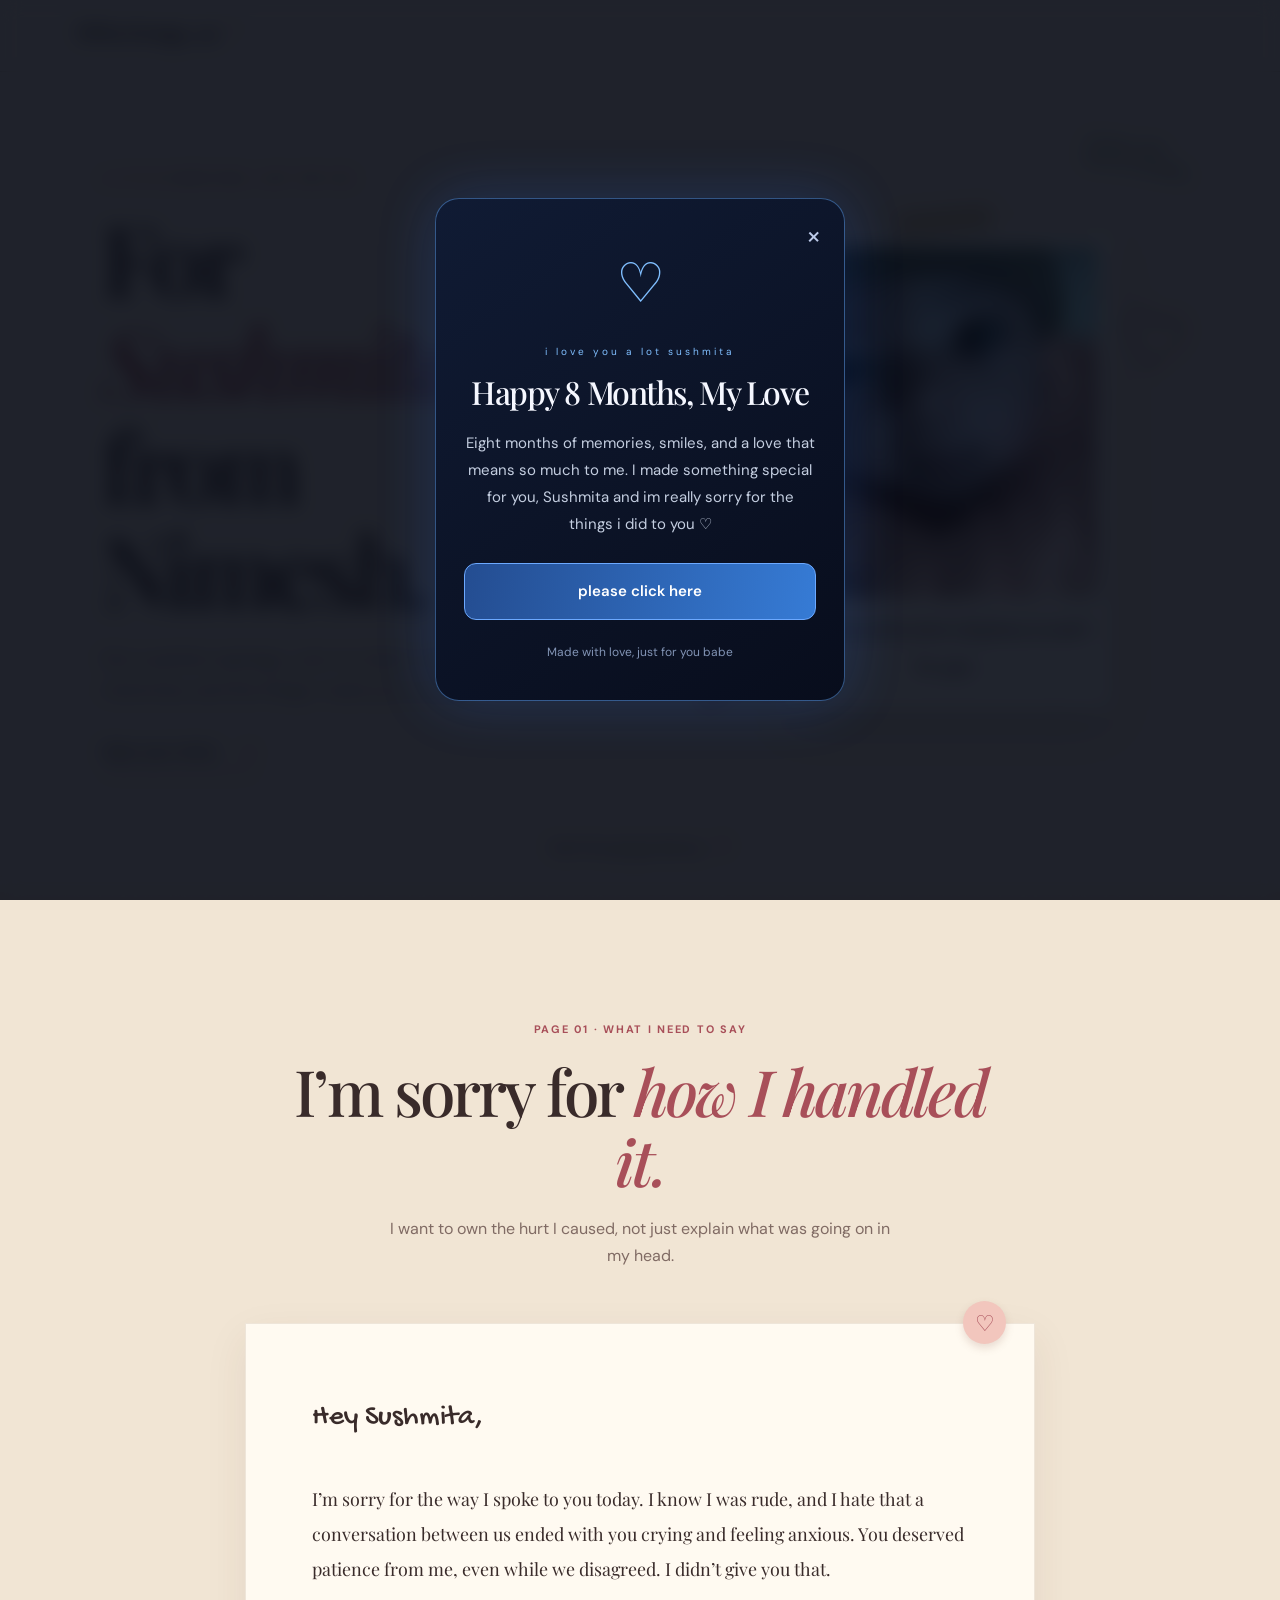
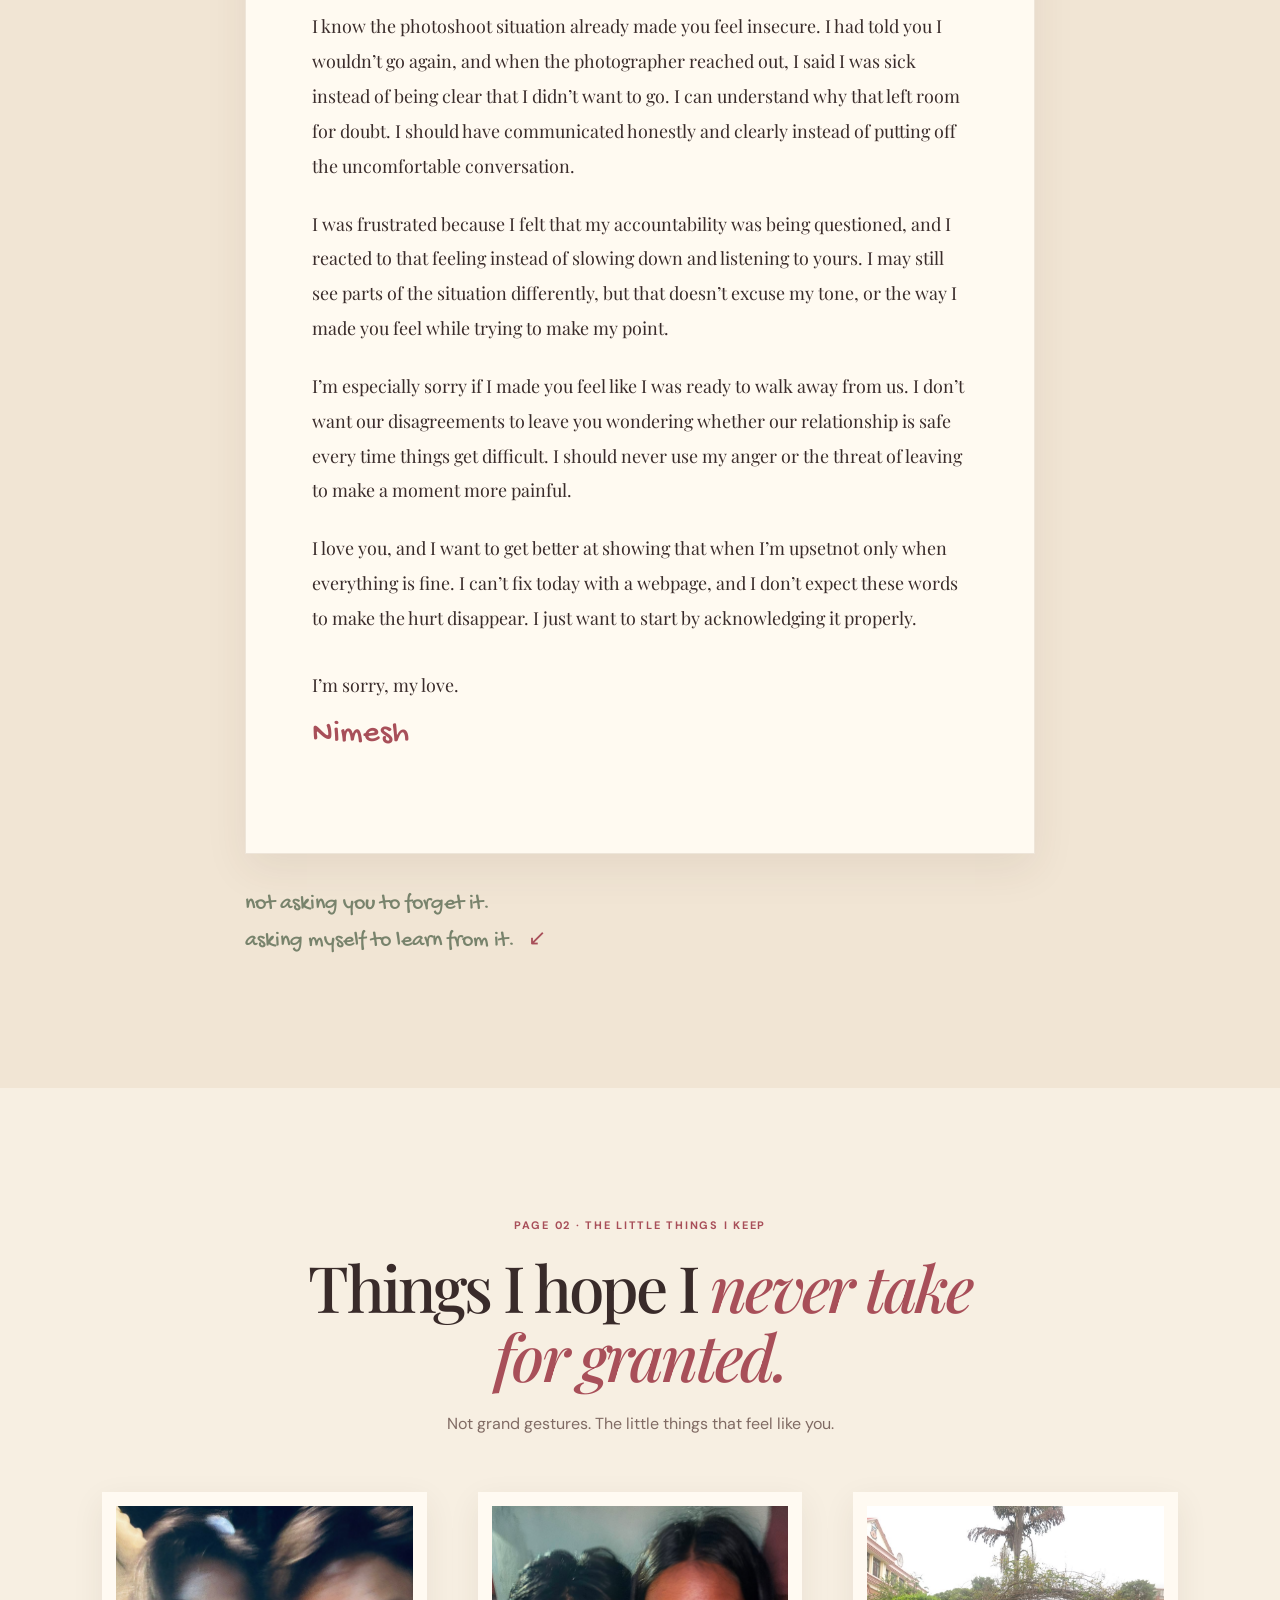
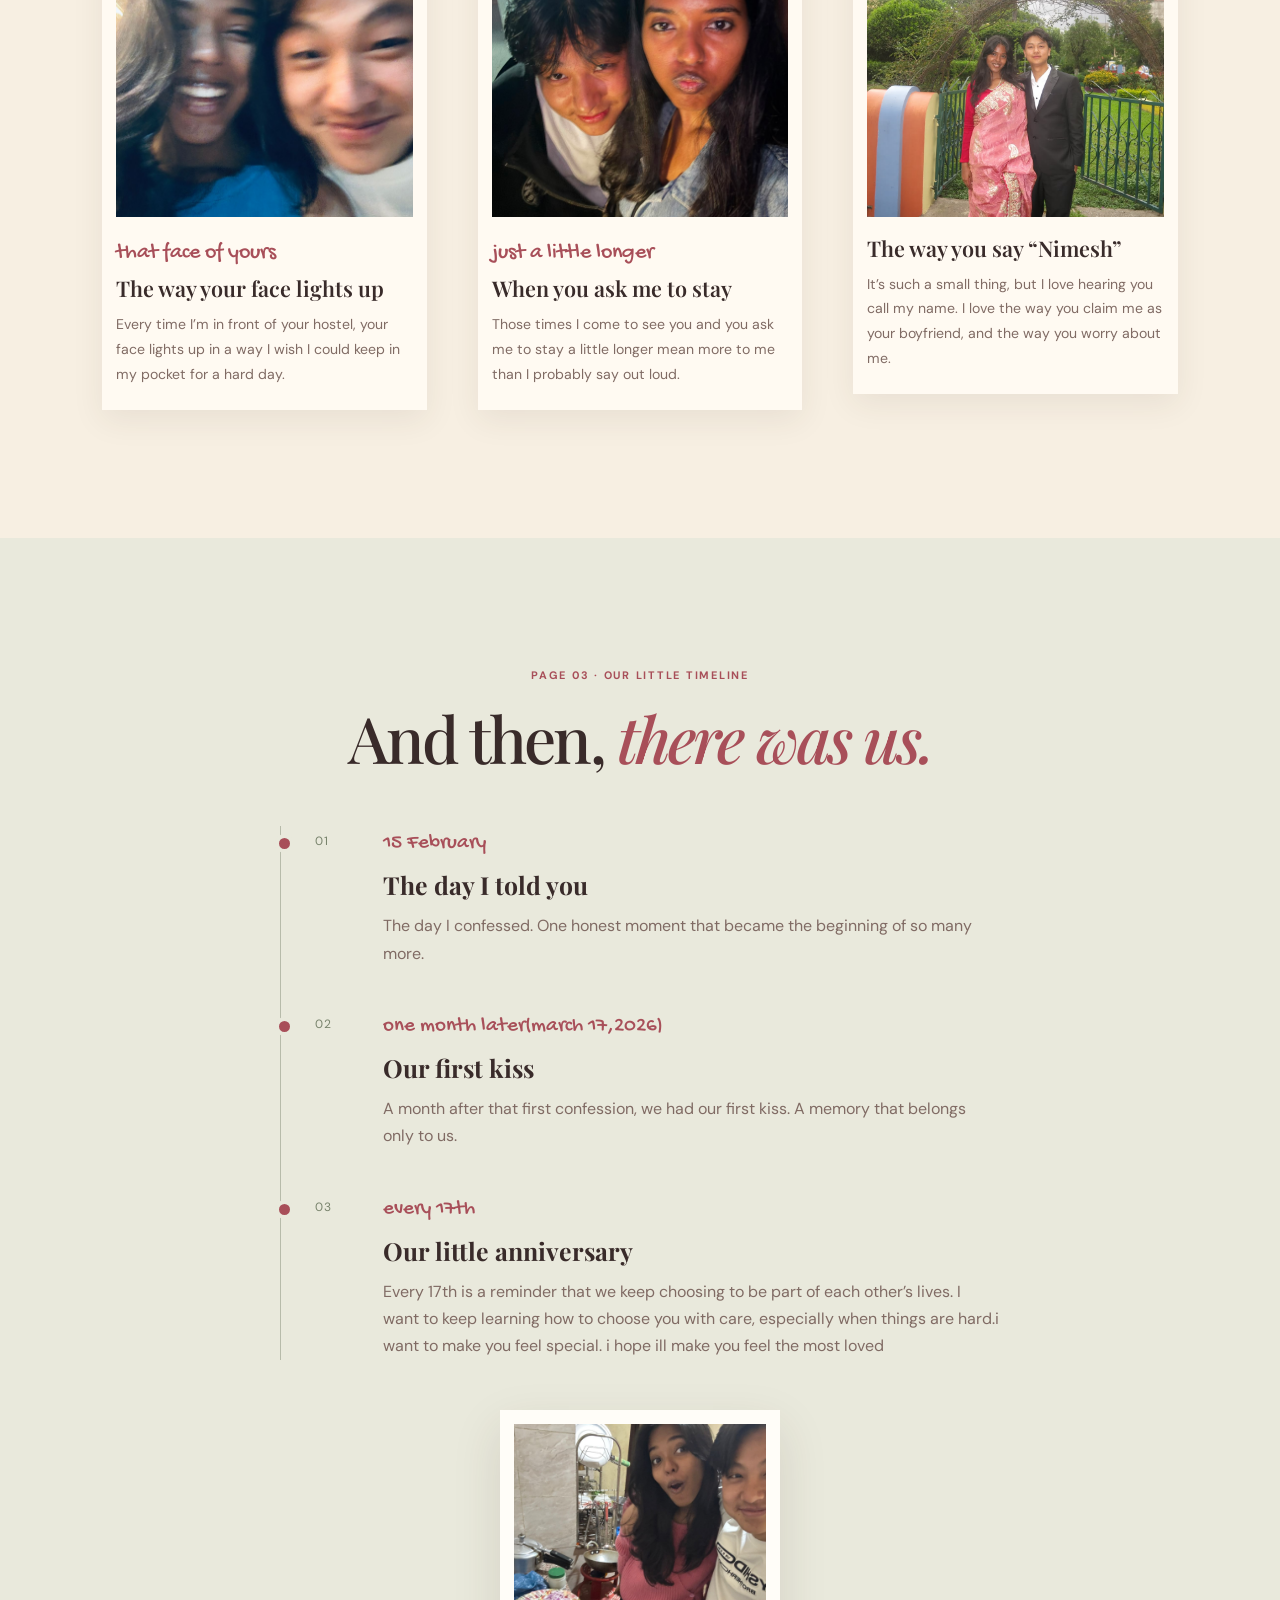
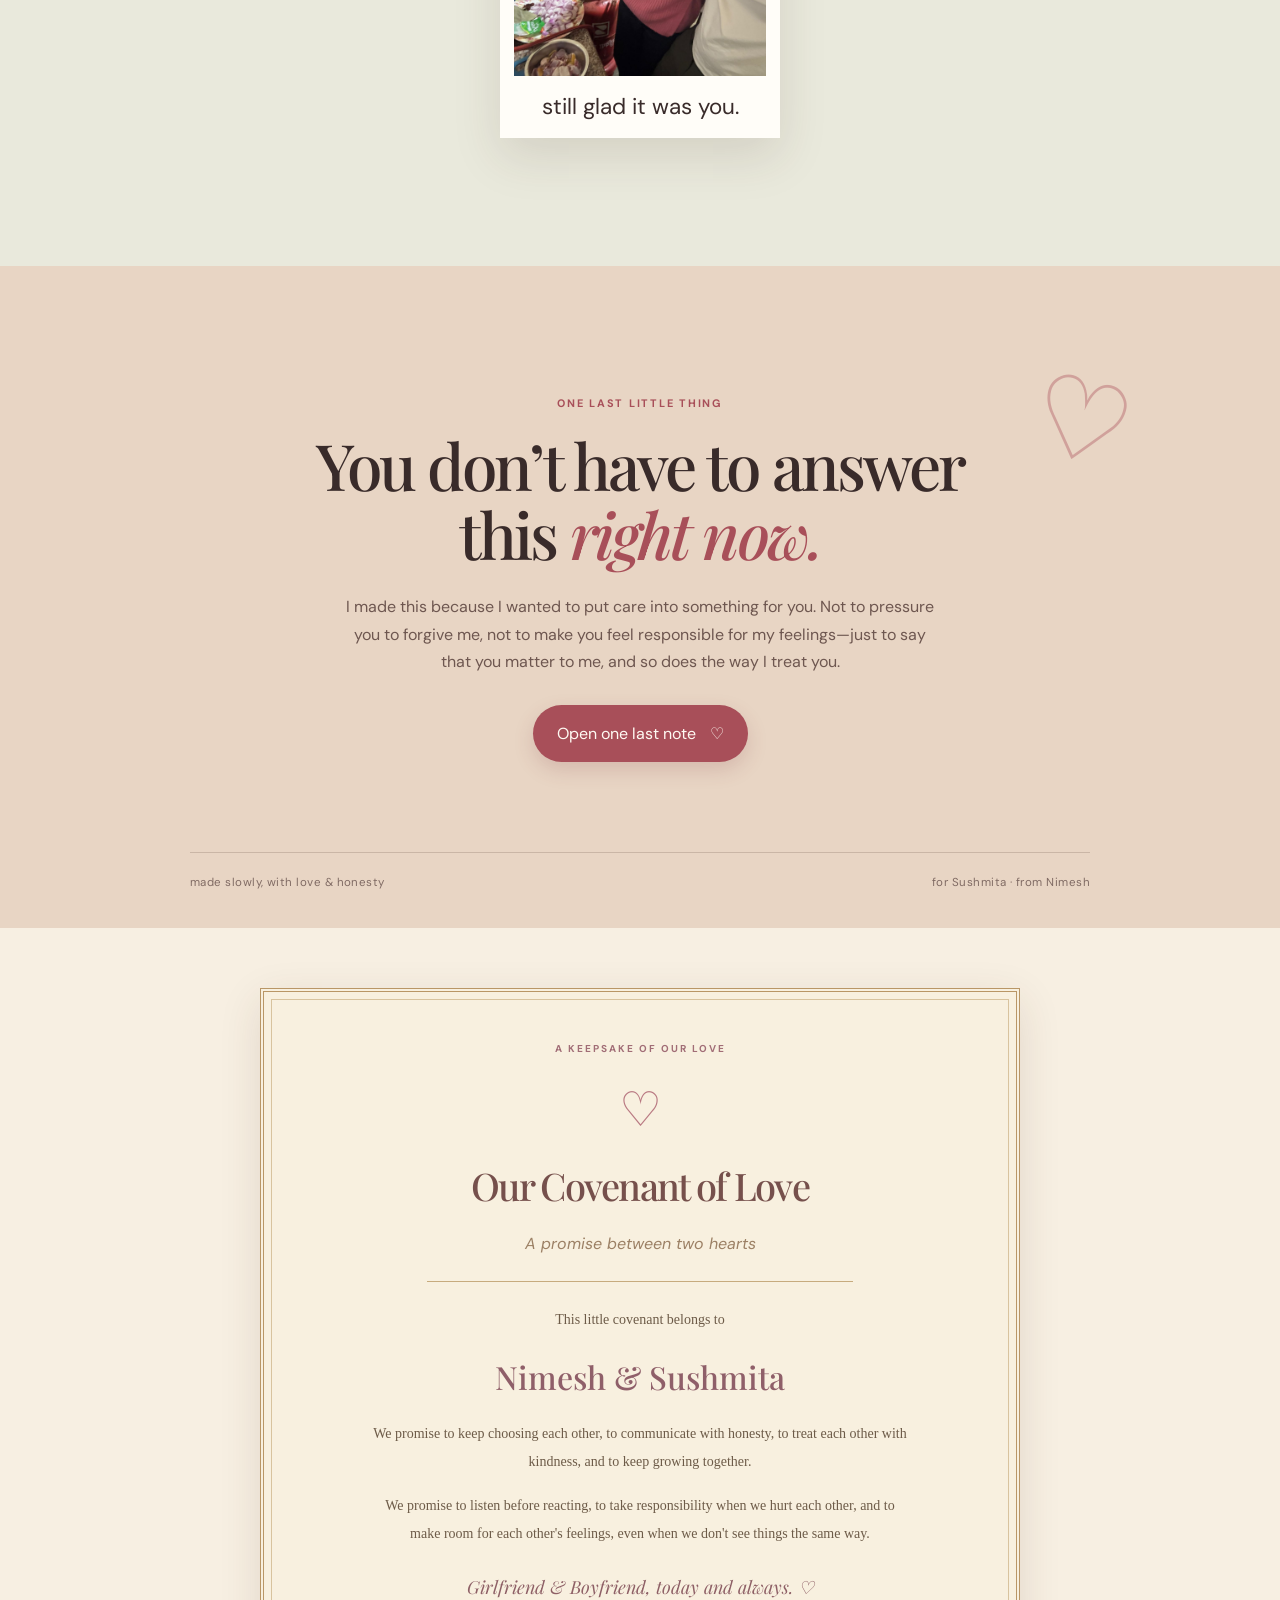
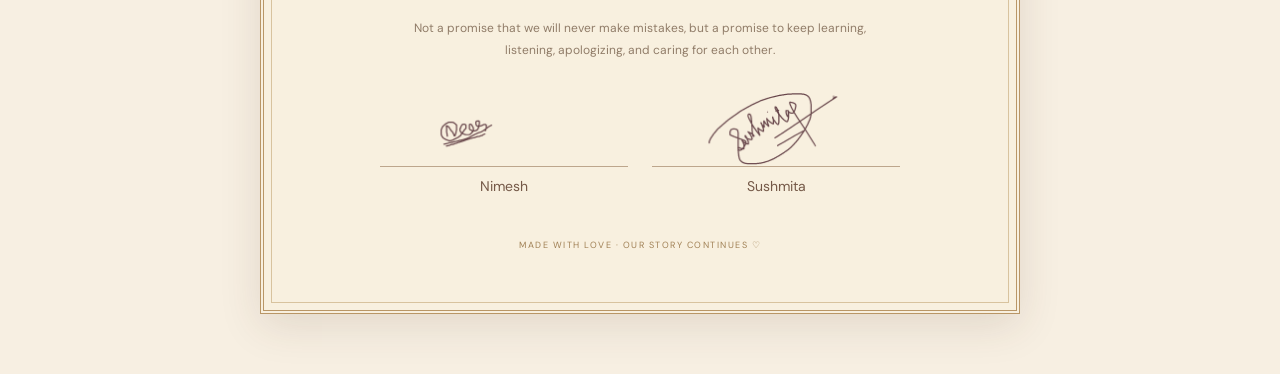
<file: index.html>
<!DOCTYPE html>
<html lang="en">
<head>
  <meta charset="UTF-8" />
  <meta name="viewport" content="width=device-width, initial-scale=1.0" />
  <meta name="theme-color" content="#f7efe2" />
  <meta name="description" content="A little scrapbook for Sushmita, from Nimesh." />
  <title>For Sushmita, from Nimesh ♡</title>
  <link rel="preconnect" href="https://fonts.googleapis.com">
  <link rel="preconnect" href="https://fonts.gstatic.com" crossorigin>
  <link href="https://fonts.googleapis.com/css2?family=DM+Sans:wght@400;500;600;700&family=Gochi+Hand&family=Playfair+Display:ital,wght@0,500;0,600;0,700;1,500;1,600&display=swap" rel="stylesheet">
  <link rel="stylesheet" href="style.css" />
</head>
<body>
  <div class="grain" aria-hidden="true"></div>
  <header class="topbar">
    <a class="wordmark" href="#top" aria-label="Back to beginning">little things, us <span>♡</span></a>
    
  </header>

  <main>
    <section class="hero section-pad" id="top">
      <div class="hero-sticker sticker-one" aria-hidden="true">made with<br>love & honesty</div>
      <div class="hero-copy reveal">
        <p class="eyebrow">a little something, just for you</p>
        <h1>For <em>Sushmita,</em><br>from Nimesh.</h1>
        <p class="hero-sub">Not a perfect apology. Just my heart, a few memories, and the things I need you to know.</p>
        <a class="primary-link" href="#letter">Open your letter <span aria-hidden="true">↓</span></a>
      </div>
      <div class="hero-photo-wrap reveal">
        <div class="tape tape-top" aria-hidden="true"></div>
        <figure class="polaroid hero-polaroid">
          <img src="our-favorite-photo.jpg.jpeg" alt="A favorite photo of Nimesh and Sushmita" onerror="this.style.display='none'; this.nextElementSibling.style.display='grid';" />
          <div class="photo-placeholder"><span>your favorite<br>photo together</span><small>our-favorite-photo.jpg</small></div>
          <figcaption>my favorite kind of place is next to you.</figcaption>
        </figure>
        <span class="scribble heart-scribble" aria-hidden="true">♡</span>
        <span class="scribble tiny-note" aria-hidden="true">you + me</span>
      </div>
      <div class="hero-bottom-note">turn the page slowly <span>✳</span></div>
    </section>

    <section class="section-pad letter-section" id="letter">
      <div class="section-heading reveal">
        <p class="eyebrow">page 01 · what i need to say</p>
        <h2>I’m sorry for <em>how I handled it.</em></h2>
        <p class="section-intro">I want to own the hurt I caused, not just explain what was going on in my head.</p>
      </div>
      <article class="letter-paper reveal">
        <div class="paper-pin" aria-hidden="true">♡</div>
        <p>Hey Sushmita,</p>
        <p>I’m sorry for the way I spoke to you today. I know I was rude, and I hate that a conversation between us ended with you crying and feeling anxious. You deserved patience from me, even while we disagreed. I didn’t give you that.</p>
        <p>I know the photoshoot situation already made you feel insecure. I had told you I wouldn’t go again, and when the photographer reached out, I said I was sick instead of being clear that I didn’t want to go. I can understand why that left room for doubt. I should have communicated honestly and clearly instead of putting off the uncomfortable conversation.</p>
        <p>I was frustrated because I felt that my accountability was being questioned, and I reacted to that feeling instead of slowing down and listening to yours. I may still see parts of the situation differently, but that doesn’t excuse my tone, or the way I made you feel while trying to make my point.</p>
        <p>I’m especially sorry if I made you feel like I was ready to walk away from us. I don’t want our disagreements to leave you wondering whether our relationship is safe every time things get difficult. I should never use my anger or the threat of leaving to make a moment more painful.</p>
        <p>I love you, and I want to get better at showing that when I’m upsetnot only when everything is fine. I can’t fix today with a webpage, and I don’t expect these words to make the hurt disappear. I just want to start by acknowledging it properly.</p>
        <p class="letter-signoff">I’m sorry, my love.<br><span>Nimesh</span></p>
      </article>
      <p class="margin-note reveal">not asking you to forget it.<br>asking myself to learn from it. <span>↙</span></p>
    </section>

    <section class="section-pad memories-section" id="memories">
      <div class="section-heading reveal">
        <p class="eyebrow">page 02 · the little things i keep</p>
        <h2>Things I hope I <em>never take for granted.</em></h2>
        <p class="section-intro">Not grand gestures. The little things that feel like you.</p>
      </div>
      <div class="memory-grid">
        <article class="memory-card tilt-left reveal">
          <div class="memory-image image-slot">
            <img src="stay-a-little-longer.jpg.jpeg" alt="Sushmita smiling when Nimesh visits her hostel" onerror="this.style.display='none'; this.nextElementSibling.style.display='grid';" />
            <div class="photo-placeholder"><span>that hostel smile</span><small>add hostel-smile.jpg</small></div>
          </div>
          <p class="handwritten">that face of yours</p>
          <h3>The way your face lights up</h3>
          <p>Every time I’m in front of your hostel, your face lights up in a way I wish I could keep in my pocket for a hard day.</p>
        </article>
        <article class="memory-card tilt-right reveal">
          <div class="memory-image image-slot">
            <img src="hostel-smile.jpg.jpeg" alt="A memory of time spent together" onerror="this.style.display='none'; this.nextElementSibling.style.display='grid';" />
            <div class="photo-placeholder"><span>five more minutes?</span><small>add stay-a-little-longer.jpg</small></div>
          </div>
          <p class="handwritten">just a little longer</p>
          <h3>When you ask me to stay</h3>
          <p>Those times I come to see you and you ask me to stay a little longer mean more to me than I probably say out loud.</p>
        </article>
        <article class="memory-card tilt-left reveal">
          <div class="memory-image image-slot">
            <img src="us-being-us.jpg.jpeg" alt="A candid photo of Nimesh and Sushmita" onerror="this.style.display='none'; this.nextElementSibling.style.display='grid';" />
            <div class="photo-placeholder"><span>one of our ordinary days</span><small>add us-being-us.jpg</small></div>
          </div>
          <p class="handwritten"></p>
          <h3>The way you say “Nimesh”</h3>
          <p>It’s such a small thing, but I love hearing you call my name. I love the way you claim me as your boyfriend, and the way you worry about me.</p>
        </article>
      </div>
    
    </section>

    <section class="section-pad timeline-section" id="timeline">
      <div class="section-heading reveal">
        <p class="eyebrow">page 03 · our little timeline</p>
        <h2>And then, <em>there was us.</em></h2>
      </div>
      <div class="timeline">
        <div class="timeline-item reveal">
          <span class="timeline-mark">01</span>
          <div><p class="handwritten">15 February</p><h3>The day I told you</h3><p>The day I confessed. One honest moment that became the beginning of so many more.</p></div>
        </div>
        <div class="timeline-item reveal">
          <span class="timeline-mark">02</span>
          <div><p class="handwritten">one month later(march 17,2026)</p><h3>Our first kiss</h3><p>A month after that first confession, we had our first kiss. A memory that belongs only to us.</p></div>
        </div>
        <div class="timeline-item reveal">
          <span class="timeline-mark">03</span>
          <div><p class="handwritten">every 17th</p><h3>Our little anniversary</h3><p>Every 17th is a reminder that we keep choosing to be part of each other’s lives. I want to keep learning how to choose you with care, especially when things are hard.i want to make you feel special. i hope ill make you feel the most loved </p></div>
        </div>
      </div>
      <div class="timeline-photo polaroid reveal">
        <img src="our-timeline-photo.jpg.jpeg" alt="A photo from our relationship" onerror="this.style.display='none'; this.nextElementSibling.style.display='grid';" />
        <div class="photo-placeholder"><span>a photo from our beginning</span><small>add our-timeline-photo.jpg</small></div>
        <p class="handwritten">still glad it was you.</p>
      </div>
    </section>

    <!-- <section class="section-pad growth-section" id="better">
      <div class="section-heading reveal">
        <p class="eyebrow">page 04 · not just words</p>
        <h2>What I want to <em>do better.</em></h2>
      </div>
      <div class="promise-list">
        <div class="promise reveal"><span>✳</span><div><h3>Be clear, even when it’s uncomfortable.</h3><p>If I don’t want to do something, I’ll communicate that honestly instead of leaving things vague and hoping the problem goes away.</p></div></div>
        <div class="promise reveal"><span>✳</span><div><h3>Listen before I defend myself.</h3><p>I want to understand what’s making you anxious before I explain my side. Your feelings deserve to be heard, even when we see a situation differently.</p></div></div>
        <div class="promise reveal"><span>✳</span><div><h3>Take responsibility for my tone.</h3><p>Being frustrated doesn’t give me permission to speak to you rudely. I want to pause, calm down, and return to the conversation with more care.</p></div></div>
        <div class="promise reveal"><span>✳</span><div><h3>Make my actions match my words.</h3><p>I know trust grows through consistency, not one long message. I need to show you the change over time, without expecting instant reassurance or forgiveness.</p></div></div>
      </div>
      <p class="small-truth reveal">I know “I’ll improve” only means something when you can actually see me trying.</p>
    </section> -->

    <section class="final-section section-pad" id="surprise">
      <div class="final-doodle" aria-hidden="true">♡</div>
      <p class="eyebrow reveal">one last little thing</p>
      <h2 class="reveal">You don’t have to answer<br>this <em>right now.</em></h2>
      <p class="final-copy reveal">I made this because I wanted to put care into something for you. Not to pressure you to forgive me, not to make you feel responsible for my feelings—just to say that you matter to me, and so does the way I treat you.</p>
      <button class="surprise-button reveal" id="surpriseButton" type="button">Open one last note <span>♡</span></button>
      <div class="hidden-note" id="hiddenNote" hidden>
        <div class="note-card">
          <p class="handwritten">for my Sushmita</p>
          <p>I love you. I love the little things that make you you, and I don’t want to let anger get in the way of caring for you well. You deserve honesty, gentleness, and actions that make you feel heard. I’m going to keep working on that—not just for this moment, but because it’s the kind of partner I want to be.</p>
          <p>Take the time you need. When you’re ready, I want to listen.</p>
          <p class="note-sign">Always learning,<br><span>Nimesh ♡</span></p>
        </div>
      </div>
      <footer class="site-footer">
        <p>made slowly, with love & honesty</p>
        <span>for Sushmita · from Nimesh</span>
      </footer>
    </section>
  </main>


<!-- OUR COVENANT OF LOVE: PERMANENT PAGE SECTION -->
<section class="covenant-section" id="ourCovenant">
  <div class="covenant-paper">
    <p class="covenant-eyebrow">A KEEPSAKE OF OUR LOVE</p>
    <div class="covenant-emblem">♡</div>
    <h2>Our Covenant of Love</h2>
    <p class="covenant-subtitle">A promise between two hearts</p>
    <div class="covenant-rule"></div>

    <p class="covenant-body">This little covenant belongs to</p>
    <h3>Nimesh &amp; Sushmita</h3>

    <p class="covenant-body">
      We promise to keep choosing each other, to communicate
      with honesty, to treat each other with kindness, and to
      keep growing together.
    </p>

    <p class="covenant-body">
      We promise to listen before reacting, to take responsibility
      when we hurt each other, and to make room for each other's
      feelings, even when we don't see things the same way.
    </p>

    <p class="covenant-vow">
      Girlfriend &amp; Boyfriend, today and always. ♡
    </p>

    <p class="covenant-small">
      Not a promise that we will never make mistakes, but a promise
      to keep learning, listening, apologizing, and caring for each other.
    </p>

    <div class="covenant-signatures">
      <div class="covenant-signature">
        <img src="nimesh-signature.png.png"
             alt="Nimesh's signature"
             onerror="this.style.display='none'; this.nextElementSibling.hidden=false;">
    
        <div class="covenant-sign-line"></div>
        <p>Nimesh</p>
      </div>

      <div class="covenant-signature">
        <img id="savedSushmitaSignature"
             src="Sushmita-signature (3).png"
             alt="Sushmita's signature"
             onerror="this.style.display='none'; this.nextElementSibling.hidden=false;">
       
        <div class="covenant-sign-line"></div>
        <p>Sushmita</p>
      </div>
    </div>

    <p class="covenant-date" id="covenantDate"></p>
    <p class="covenant-footer">MADE WITH LOVE · OUR STORY CONTINUES ♡</p>
  </div>
</section>

  <audio id="ourSong" preload="none" loop>
    <source src="our-song.mp3.mp3" type="audio/mpeg" />
  </audio>
  <script src="script.js"></script>
</body>
  
<!-- 8-Month Anniversary Popup -->
<div id="anniversaryPopup" class="anniversary-overlay">
  <div class="anniversary-box">
    <button class="anniversary-close" id="closePopup"
      aria-label="Close popup">&times;</button>

    <div class="anniversary-heart">♡</div>
    <p class="anniversary-label">i love you a lot sushmita </p>

    <h2>Happy 8 Months, My Love</h2>

    <p class="anniversary-message">
      Eight months of memories, smiles, and a love
      that means so much to me. I made something
      special for you, Sushmita and im really sorry for the things i did to you  ♡
    </p>

    <button id="openAnniversary" class="anniversary-button">
      please click here
    </button>

    <p class="anniversary-footer">Made with love, just for you babe</p>
  </div>
</div>

<style>
.anniversary-overlay {
  position: fixed;
  inset: 0;
  z-index: 99999;
  display: flex;
  align-items: center;
  justify-content: center;
  padding: 20px;
  background: rgba(2, 6, 18, 0.88);
  backdrop-filter: blur(10px);
}

.anniversary-box {
  position: relative;
  width: 100%;
  max-width: 410px;
  padding: 38px 28px;
  text-align: center;
  color: #f5f7ff;
  background: linear-gradient(145deg, #101b34, #080d1c);
  border: 1px solid rgba(100, 170, 255, 0.45);
  border-radius: 24px;
  box-shadow: 0 0 60px rgba(45, 115, 255, 0.2);
  animation: anniversaryAppear 0.7s ease both;
}

.anniversary-close {
  position: absolute;
  top: 12px;
  right: 17px;
  border: none;
  background: transparent;
  color: #bdcbea;
  font-size: 28px;
  cursor: pointer;
}

.anniversary-heart {
  font-size: 55px;
  color: #80bfff;
  animation: heartGlow 2s ease-in-out infinite;
}

.anniversary-label {
  margin: 12px 0;
  color: #80bfff;
  font-size: 10px;
  letter-spacing: 3px;
}

.anniversary-box h2 {
  margin: 12px 0;
  font-size: clamp(25px, 6vw, 32px);
  line-height: 1.25;
}

.anniversary-message {
  color: #c4cee0;
  font-size: 15px;
  line-height: 1.8;
  margin: 18px 0 25px;
}

.anniversary-button {
  width: 100%;
  padding: 15px 12px;
  border: 1px solid #6ca9ff;
  border-radius: 12px;
  background: linear-gradient(100deg, #244d91, #367bd5);
  color: white;
  font-size: 15px;
  font-weight: 600;
  cursor: pointer;
  transition: transform 0.2s, box-shadow 0.2s;
}

.anniversary-button:hover {
  transform: translateY(-2px);
  box-shadow: 0 8px 25px rgba(60, 130, 255, 0.3);
}

.anniversary-footer {
  margin: 22px 0 0;
  color: #8294b5;
  font-size: 12px;
}

@keyframes anniversaryAppear {
  from { opacity: 0; transform: translateY(18px) scale(.96); }
  to { opacity: 1; transform: translateY(0) scale(1); }
}

@keyframes heartGlow {
  0%, 100% { text-shadow: 0 0 8px #3478d8; }
  50% { text-shadow: 0 0 25px #80bfff; }
}

@media (max-width: 480px) {
  .anniversary-box { padding: 34px 22px; }
}
</style>

<script>
const anniversaryPopup = document.getElementById("anniversaryPopup");

document.getElementById("openAnniversary").addEventListener("click", () => {
  window.location.href = "preview.html";
});

document.getElementById("closePopup").addEventListener("click", () => {
  anniversaryPopup.style.display = "none";
});
</script>

</html>
</file>
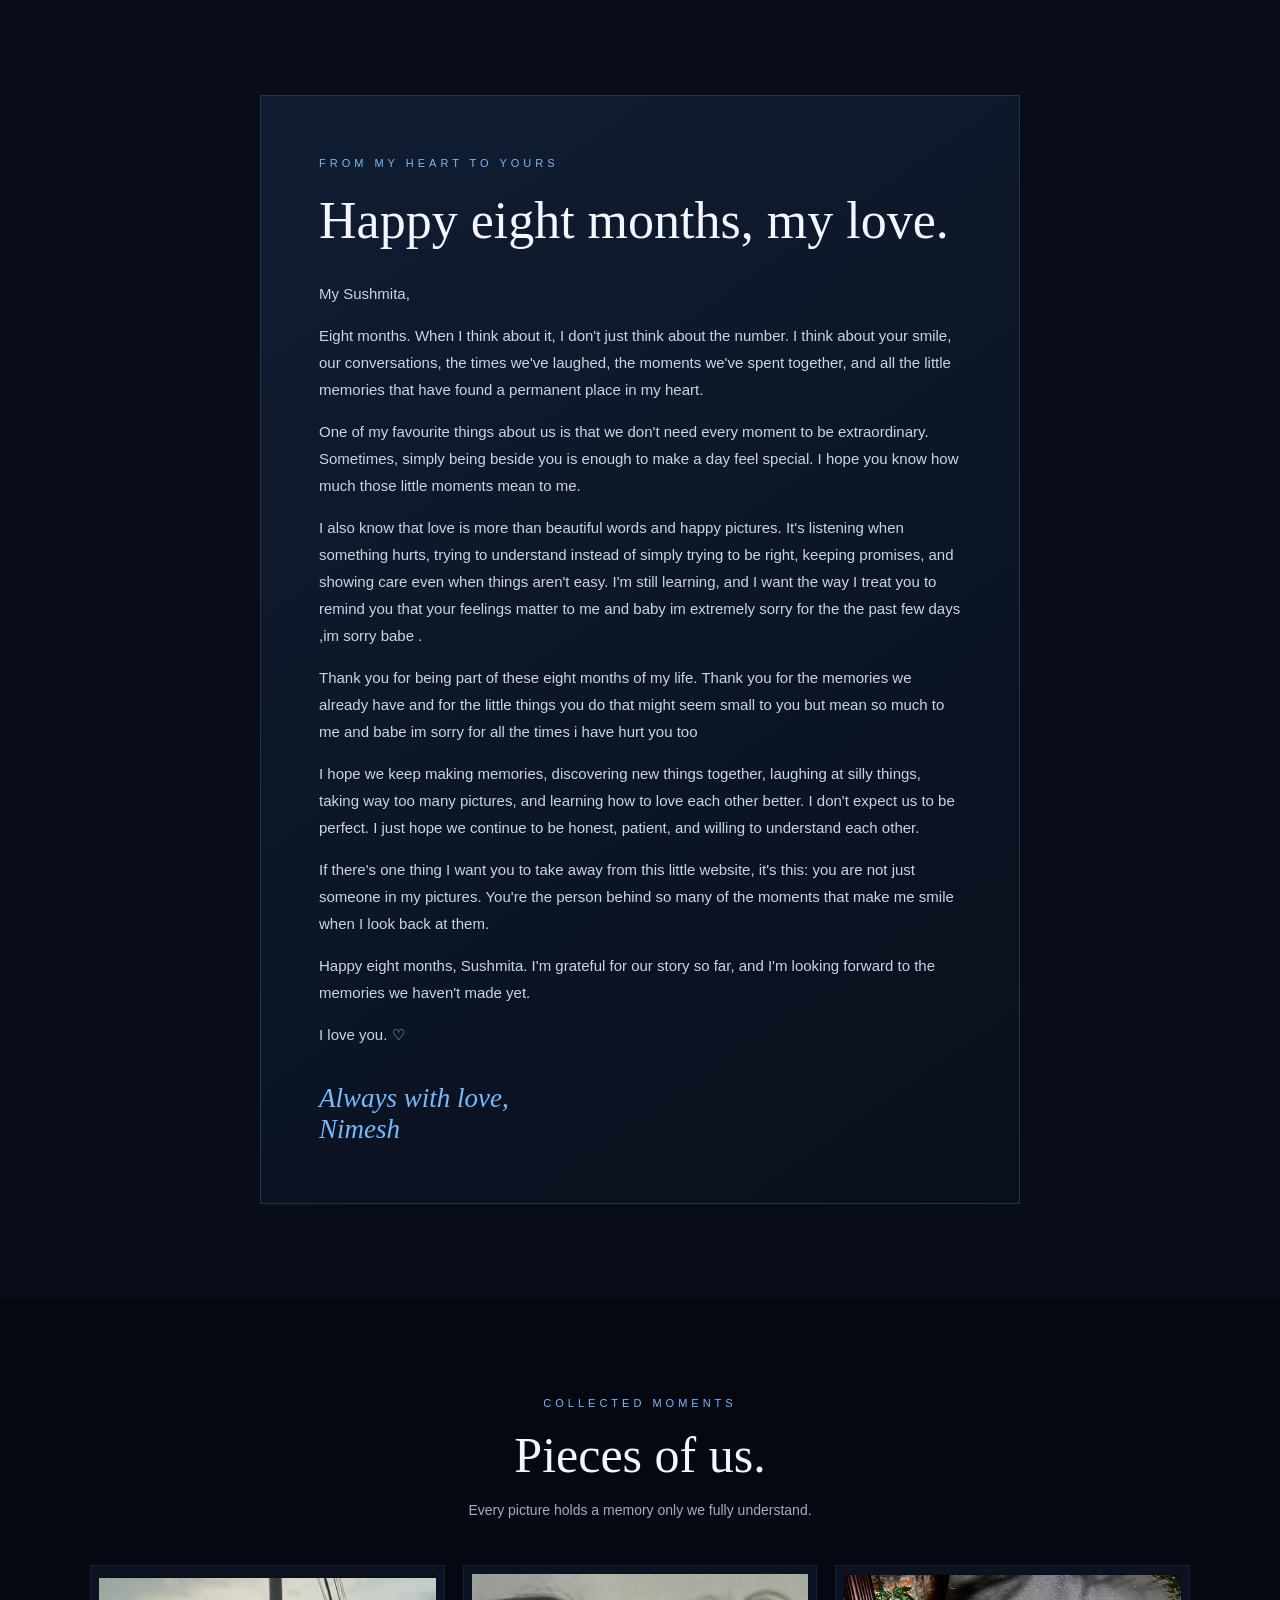
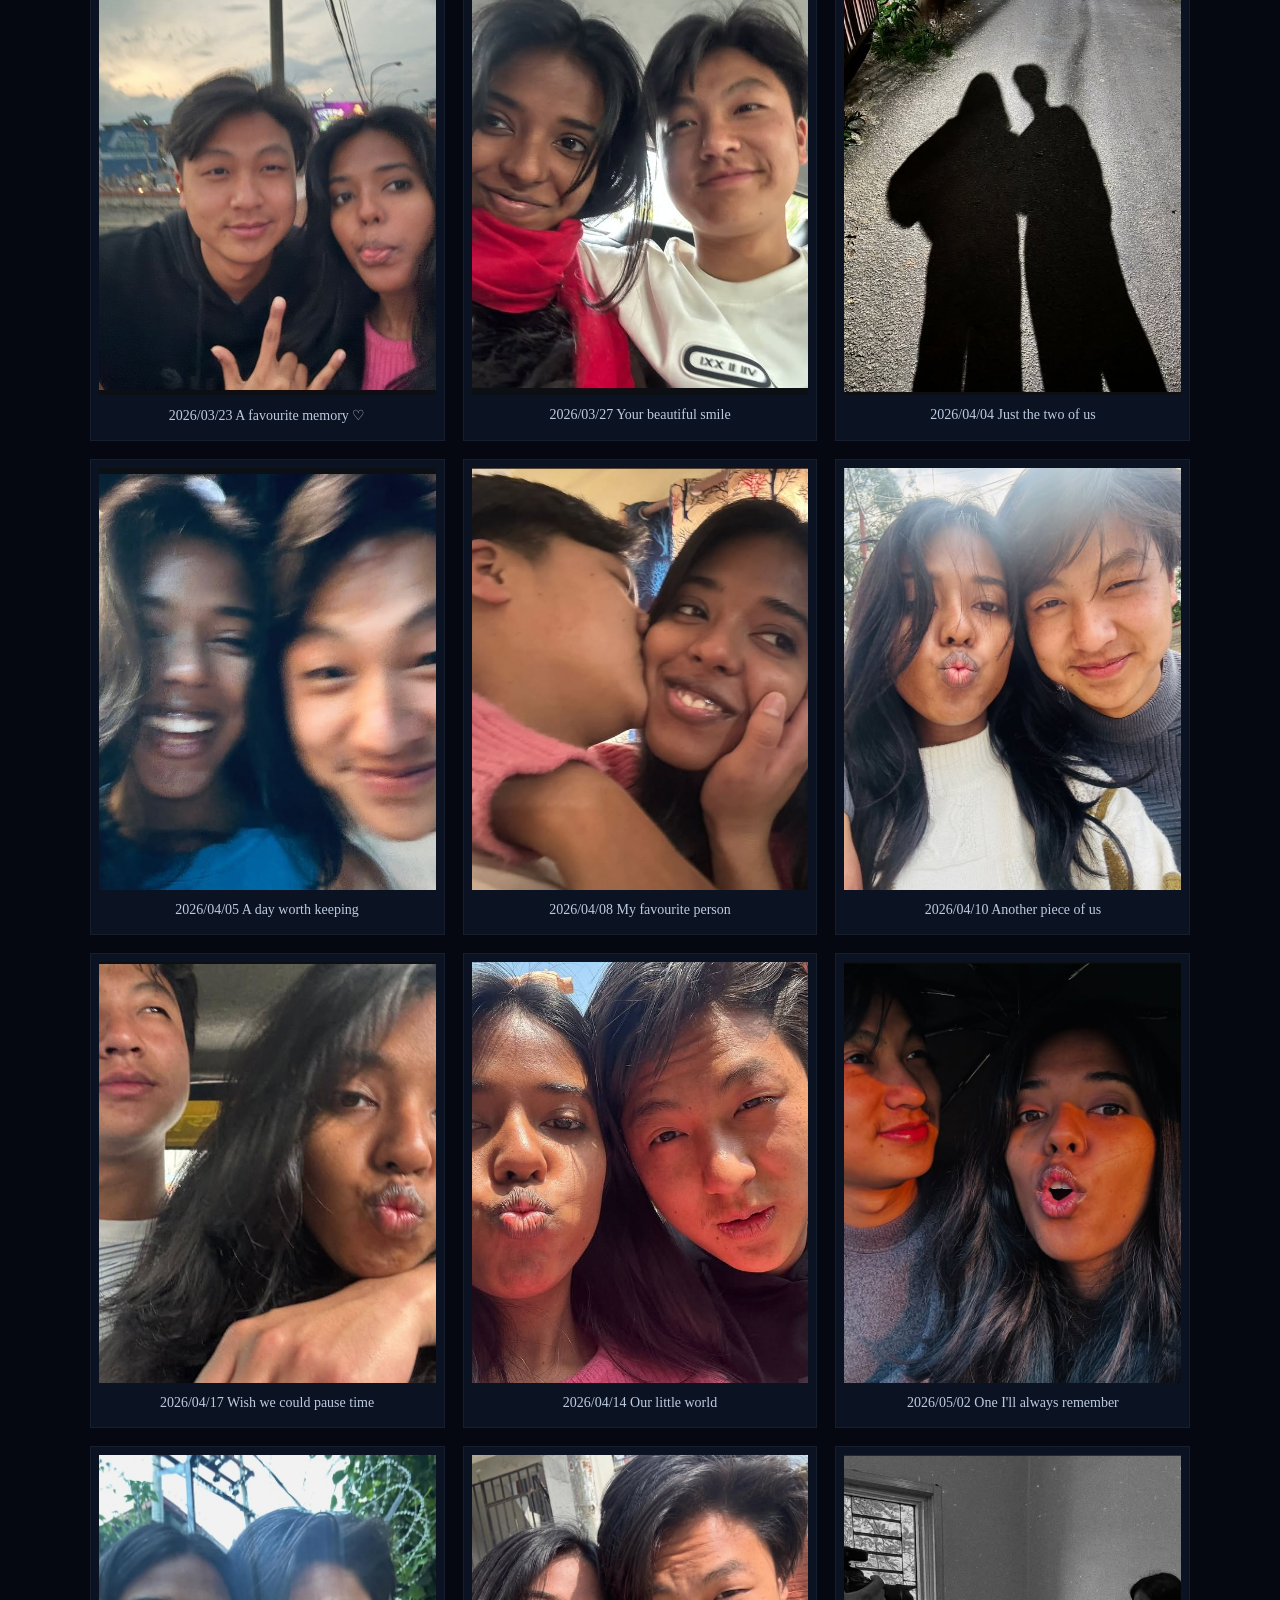
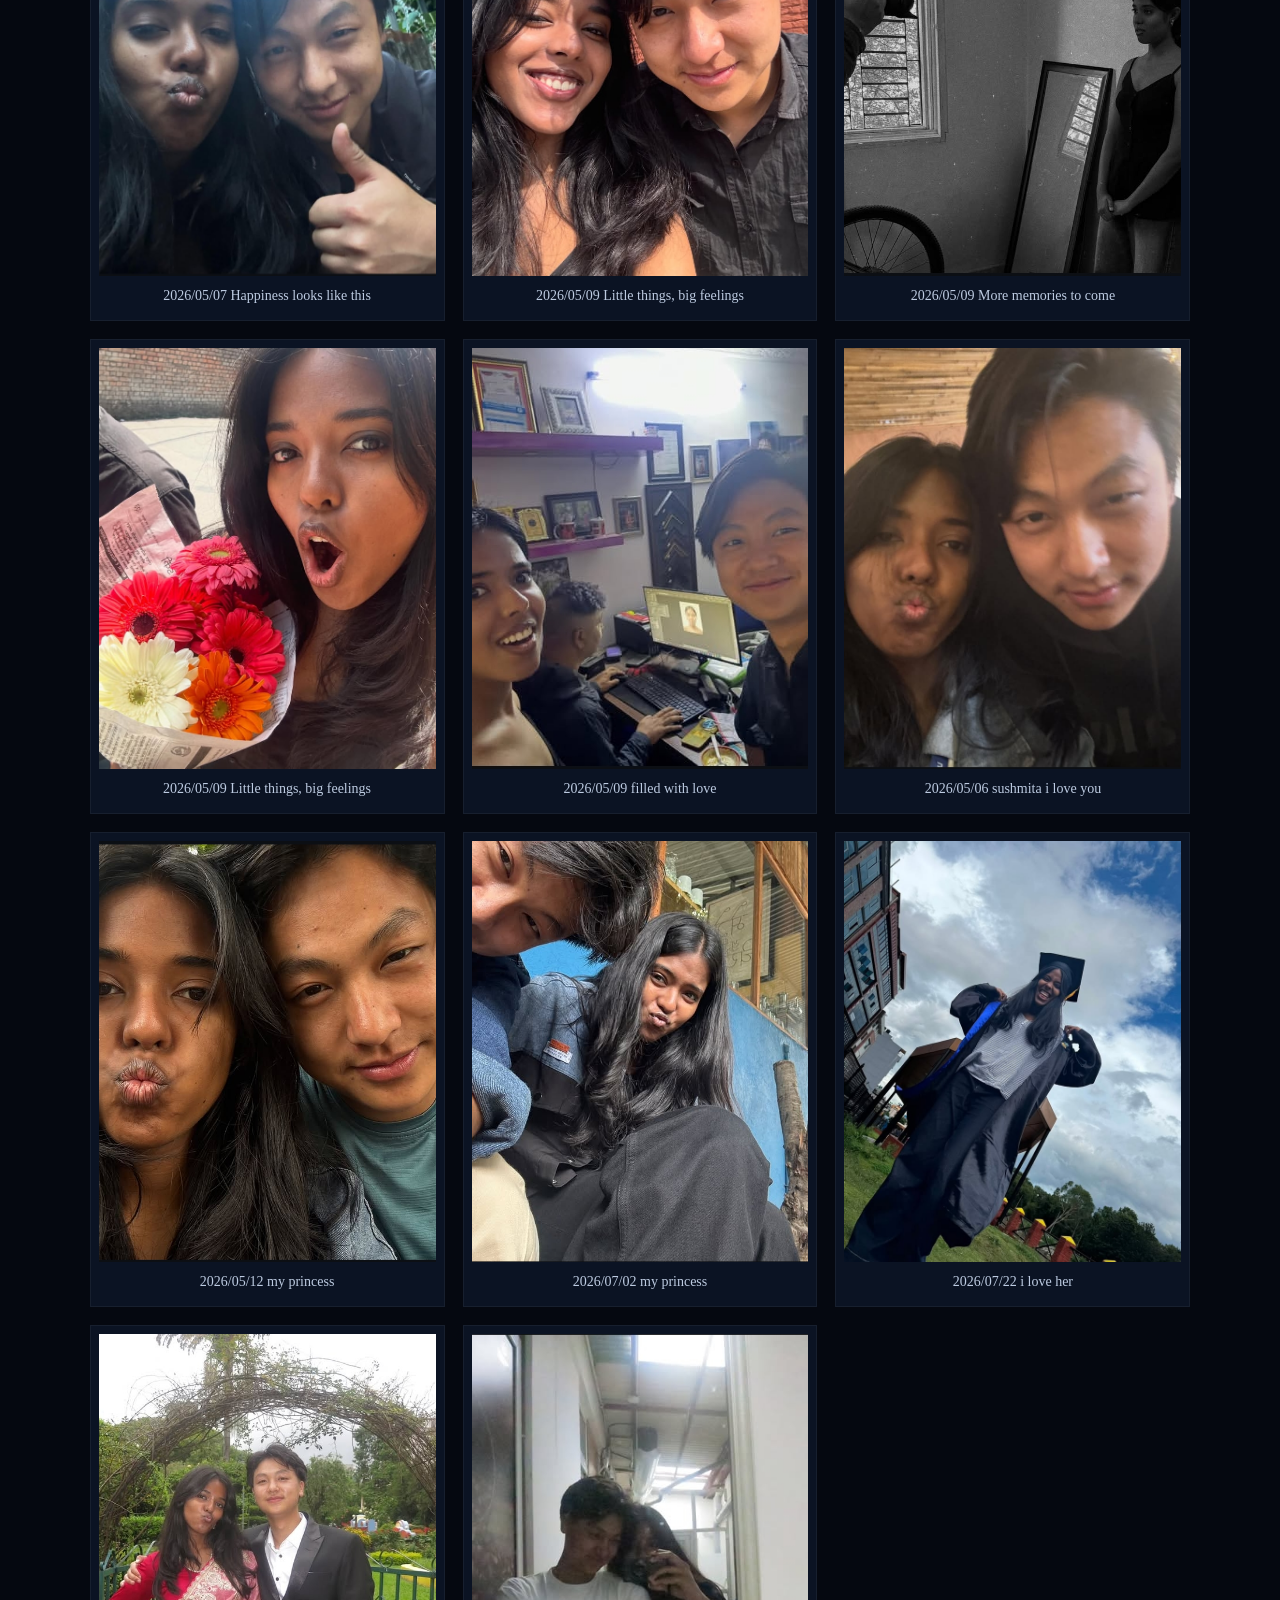
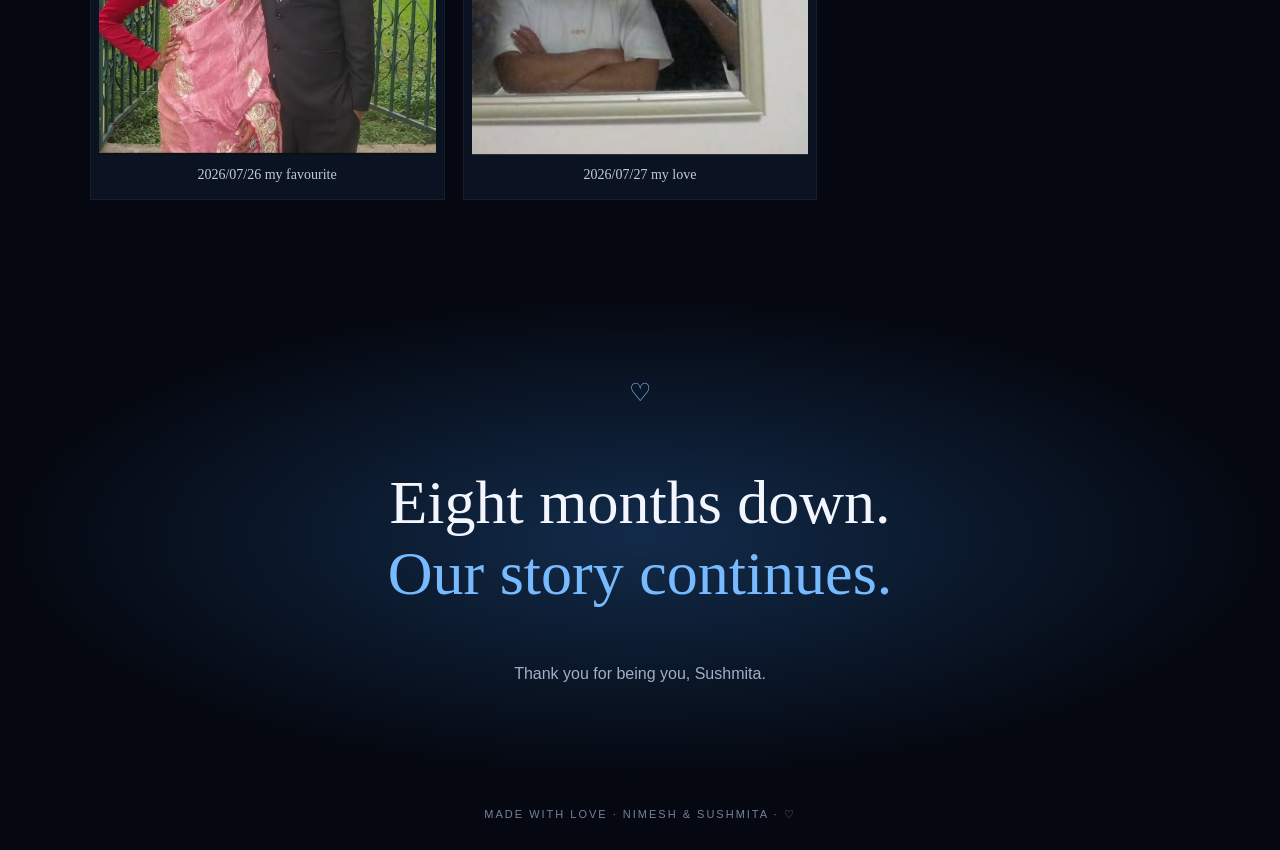
<file: preview.html>
<!DOCTYPE html>
<html lang="en">
<head>
<meta charset="UTF-8">
<meta name="viewport" content="width=device-width, initial-scale=1">
<title>Eight Months of Us ♡</title>
<style>
:root {
  --bg: #050810;
  --panel: #0b1323;
  --blue: #77baff;
  --white: #f3f6ff;
  --muted: #a1aec5;
  --line: #23334d;
}
* { box-sizing: border-box; }
html { scroll-behavior: smooth; }
body {
  margin: 0;
  background: var(--bg);
  color: var(--white);
  font-family: "Segoe UI", Arial, sans-serif;
  line-height: 1.8;
}
a { color: inherit; }
nav {
  display: flex;
  justify-content: space-between;
  align-items: center;
  padding: 20px 7%;
  border-bottom: 1px solid #ffffff0d;
}
.logo { letter-spacing: 3px; font-size: 12px; }
nav a {
  text-decoration: none;
  color: var(--muted);
  font-size: 13px;
  margin-left: 18px;
}
.hero {
  min-height: 88vh;
  padding: 80px 22px;
  display: grid;
  place-items: center;
  text-align: center;
  background:
    radial-gradient(ellipse at 50% 40%, #173b6860, transparent 60%),
    linear-gradient(180deg, #080f1e, #050810);
  position: relative;
  overflow: hidden;
}
.hero:before {
  content: "✦     ·        ✧      ·     ✦";
  position: absolute;
  top: 13%;
  left: 0;
  width: 100%;
  color: #8ec8ff70;
  letter-spacing: 12px;
  font-size: 15px;
}
.hero-inner { max-width: 760px; }
.kicker {
  color: var(--blue);
  font-size: 11px;
  letter-spacing: 4px;
  text-transform: uppercase;
}
h1 {
  font-family: Georgia, serif;
  font-weight: 400;
  font-size: clamp(54px, 10vw, 105px);
  line-height: 1.04;
  letter-spacing: -4px;
  margin: 24px 0;
}
h1 em { color: var(--blue); font-weight: 400; }
.hero p {
  max-width: 480px;
  margin: 0 auto 30px;
  color: var(--muted);
  font-size: 16px;
}
.btn {
  display: inline-block;
  text-decoration: none;
  border: 1px solid #77baff80;
  padding: 12px 24px;
  color: var(--white);
  border-radius: 3px;
  font-size: 13px;
  transition: .25s;
}
.btn:hover { background: #77baff20; border-color: var(--blue); }
section { padding: 95px 7%; }
.heading { text-align: center; margin-bottom: 42px; }
.heading h2 {
  font: 400 clamp(34px, 5vw, 50px) Georgia, serif;
  margin: 12px 0;
}
.heading p { color: var(--muted); font-size: 14px; }
.intro {
  max-width: 680px;
  text-align: center;
  margin: auto;
}
.intro p { color: #c5cfe0; }
.small-heart { color: var(--blue); font-size: 25px; }
.gallery {
  display: grid;
  grid-template-columns: repeat(3, minmax(0, 1fr));
  gap: 18px;
  max-width: 1150px;
  margin: auto;
}
.memory {
  margin: 0;
  padding: 8px;
  background: var(--panel);
  border: 1px solid #ffffff0d;
  transition: transform .3s, border-color .3s;
}
.memory:hover { transform: translateY(-5px); border-color: #77baff55; }
.photo {
  width: 100%;
  aspect-ratio: 4 / 5;
  object-fit: cover;
  display: block;
  background: linear-gradient(145deg, #142947, #080d18);
}
.memory figcaption {
  padding: 12px 5px 8px;
  text-align: center;
  color: #bdcbe1;
  font: 14px Georgia, serif;
}
.letter-section { background: #080d18; }
.letter {
  max-width: 760px;
  margin: auto;
  padding: clamp(24px, 6vw, 58px);
  background: linear-gradient(145deg, #101d31, #090f1c);
  border: 1px solid var(--line);
}
.letter h2 {
  font: 400 clamp(34px, 6vw, 52px) Georgia, serif;
  line-height: 1.2;
  margin: 16px 0 28px;
}
.letter p { color: #cbd4e4; font-size: 15px; }
.signature {
  margin-top: 35px;
  font: italic 27px Georgia, serif;
  color: var(--blue);
}
.music { text-align: center; }
audio { width: min(420px, 100%); margin-top: 18px; }
.closing {
  text-align: center;
  padding: 75px 20px;
  background: radial-gradient(ellipse, #122b4a, var(--bg) 70%);
}
.closing h2 {
  font: 400 clamp(36px, 6vw, 62px) Georgia, serif;
}
.closing p { color: var(--muted); }
footer {
  text-align: center;
  padding: 25px;
  color: #74829b;
  font-size: 11px;
  letter-spacing: 2px;
}
.reveal {
  opacity: 0;
  transform: translateY(18px);
  transition: opacity .7s, transform .7s;
}
.reveal.show { opacity: 1; transform: none; }
@media (max-width: 700px) {
  nav { padding: 18px 5%; }
  nav a { margin-left: 10px; font-size: 12px; }
  section { padding: 65px 5%; }
  .gallery { grid-template-columns: repeat(2, minmax(0, 1fr)); gap: 10px; }
  h1 { letter-spacing: -2px; }
}
@media (prefers-reduced-motion: reduce) {
  *, *:before, *:after {
    scroll-behavior: auto !important;
    transition: none !important;
  }
  .reveal { opacity: 1; transform: none; }
}
</style>
</head>
<body>


<section id="letter" class="letter-section">
  <article class="letter reveal">
    <div class="kicker">From my heart to yours</div>
    <h2>Happy eight months, my love.</h2>

    <p>My Sushmita,</p>

    <p>Eight months. When I think about it, I don't just think about the number. I think about your smile, our conversations, the times we've laughed, the moments we've spent together, and all the little memories that have found a permanent place in my heart.</p>

    <p>One of my favourite things about us is that we don't need every moment to be extraordinary. Sometimes, simply being beside you is enough to make a day feel special. I hope you know how much those little moments mean to me.</p>
    <p>I also know that love is more than beautiful words and happy pictures. It's listening when something hurts, trying to understand instead of simply trying to be right, keeping promises, and showing care even when things aren't easy. I'm still learning, and I want the way I treat you to remind you that your feelings matter to me and baby im extremely sorry for the the past few days ,im sorry babe .</p>

    <p>Thank you for being part of these eight months of my life. Thank you for the memories we already have and for the little things you do that might seem small to you but mean so much to me and babe im sorry for all the times i have hurt you too</p>

    <p>I hope we keep making memories, discovering new things together, laughing at silly things, taking way too many pictures, and learning how to love each other better. I don't expect us to be perfect. I just hope we continue to be honest, patient, and willing to understand each other.</p>

    <p>If there's one thing I want you to take away from this little website, it's this: you are not just someone in my pictures. You're the person behind so many of the moments that make me smile when I look back at them.</p>

    <p>Happy eight months, Sushmita. I'm grateful for our story so far, and I'm looking forward to the memories we haven't made yet.</p>

    <p>I love you. ♡</p>

    <div class="signature">Always with love,<br>Nimesh</div>
  </article>
</section>
<section id="memories">
  <div class="heading reveal">
    <div class="kicker">Collected moments</div>
    <h2>Pieces of us.</h2>
    <p>Every picture holds a memory only we fully understand.</p>
  </div>

  <div class="gallery">
    <!-- Add your photos inside the images folder.
         Change the filenames below to match your pictures. -->
    <figure class="memory reveal">
      <img class="photo" src="a.jpeg" alt="Our memory 1">
      <figcaption>
        2026/03/23 A favourite memory ♡</figcaption>
    </figure>
    <figure class="memory reveal">
      <img class="photo" src="b.jpeg" alt="Our memory 2">
      <figcaption>2026/03/27 Your beautiful smile</figcaption>
    </figure>
    <figure class="memory reveal">
      <img class="photo" src="c.jpeg" alt="Our memory 3">
      <figcaption>2026/04/04 Just the two of us</figcaption>
    </figure>
    <figure class="memory reveal">
      <img class="photo" src="d.jpeg" alt="Our memory 4">
      <figcaption>2026/04/05 A day worth keeping</figcaption>
    </figure>
    <figure class="memory reveal">
      <img class="photo" src="e.jpeg" alt="Our memory 5">
      <figcaption>2026/04/08 My favourite person</figcaption>
    </figure>
    <figure class="memory reveal">
      <img class="photo" src="f.jpeg" alt="Our memory 6">
      <figcaption> 2026/04/10 Another piece of us</figcaption>
    </figure>
    <figure class="memory reveal">
      <img class="photo" src="g.jpeg" alt="Our memory 7">
      <figcaption>2026/04/17 Wish we could pause time</figcaption>
    </figure>
    <figure class="memory reveal">
      <img class="photo" src="h.jpeg" alt="Our memory 8">
      <figcaption>2026/04/14 Our little world</figcaption>
    </figure>
    <figure class="memory reveal">
      <img class="photo" src="i.jpeg" alt="Our memory 9">
      <figcaption>2026/05/02 One I'll always remember</figcaption>
    </figure>
    <figure class="memory reveal">
      <img class="photo" src="j.jpeg" alt="Our memory 10">
      <figcaption>2026/05/07 Happiness looks like this</figcaption>
    </figure>
    <figure class="memory reveal">
      <img class="photo" src="k.jpeg" alt="Our memory 11">
      <figcaption>2026/05/09 Little things, big feelings</figcaption>
    </figure>
    <figure class="memory reveal">
      <img class="photo" src="k2.jpeg" alt="Our memory 12">
      <figcaption>2026/05/09 More memories to come</figcaption>
    </figure>
    <figure class="memory reveal">
      <img class="photo" src="k3.jpeg" alt="Our memory 11">
      <figcaption>2026/05/09 Little things, big feelings</figcaption>
    </figure> 
    <figure class="memory reveal">
      <img class="photo" src="k4.jpeg" alt="Our memory 11">
      <figcaption>2026/05/09 filled with love</figcaption>
    </figure>
    <figure class="memory reveal">
      <img class="photo" src="l.jpeg" alt="Our memory 11">
      <figcaption>2026/05/06 sushmita i love you</figcaption>
    </figure>
    <figure class="memory reveal">
      <img class="photo" src="m.jpeg" alt="Our memory 11">
      <figcaption>2026/05/12 my princess</figcaption>
    </figure>
    <figure class="memory reveal">
      <img class="photo" src="n.jpeg" alt="Our memory 11">
      <figcaption>2026/07/02 my princess</figcaption>
    </figure>
    <figure class="memory reveal">
      <img class="photo" src="o.jpeg" alt="Our memory 11">
      <figcaption>2026/07/22 i love her</figcaption>
    </figure>
    <figure class="memory reveal">
      <img class="photo" src="p.jpeg" alt="Our memory 11">
      <figcaption>2026/07/26 my favourite </figcaption>
    </figure>
    <figure class="memory reveal">
      <img class="photo" src="q.jpeg" alt="Our memory 11">
      <figcaption>2026/07/27 my love</figcaption>
    </figure>
  </div>
</section>


<section class="closing reveal">
  <div class="small-heart">♡</div>
  <h2>Eight months down.<br><span style="color:#77baff">Our story continues.</span></h2>
  <p>Thank you for being you, Sushmita.</p>
</section>

<footer>MADE WITH LOVE · NIMESH & SUS​​HMITA · ♡</footer>

<script>
const observer = new IntersectionObserver(entries => {
  entries.forEach(entry => {
    if (entry.isIntersecting) {
      entry.target.classList.add("show");
      observer.unobserve(entry.target);
    }
  });
}, { threshold: 0.12 });

document.querySelectorAll(".reveal").forEach(el => observer.observe(el));

// Hide empty photo slots until you add your own pictures.
document.querySelectorAll(".photo").forEach(img => {
  img.addEventListener("error", () => {
    img.style.visibility = "hidden";
    img.style.height = "0";
    img.parentElement.style.display = "none";
  }, { once: true });
});
</script>
</body>
</html>
</file>
<file: style.css>
:root {
  --paper: #f7efe2;
  --paper-deep: #efe1cd;
  --ink: #392b2a;
  --muted: #806b64;
  --rose: #a84f59;
  --rose-dark: #853d49;
  --sage: #78836c;
  --line: rgba(83, 58, 48, .18);
  --serif: "Playfair Display", Georgia, serif;
  --sans: "DM Sans", Arial, sans-serif;
  --hand: "Gochi Hand", cursive;
}
* { box-sizing: border-box; }
html { scroll-behavior: smooth; scroll-padding-top: 82px; }
body { margin: 0; color: var(--ink); background: var(--paper); font-family: var(--sans); line-height: 1.7; overflow-x: hidden; }
body::before { content: ""; position: fixed; inset: 0; pointer-events: none; z-index: 10; opacity: .14; background-image: url("data:image/svg+xml,%3Csvg viewBox='0 0 180 180' xmlns='http://www.w3.org/2000/svg'%3E%3Cfilter id='n'%3E%3CfeTurbulence type='fractalNoise' baseFrequency='.85' numOctaves='3' stitchTiles='stitch'/%3E%3C/filter%3E%3Crect width='100%25' height='100%25' filter='url(%23n)' opacity='.22'/%3E%3C/svg%3E"); }
.grain { position: absolute; inset: 0 0 auto; height: 100%; pointer-events: none; }
a { color: inherit; }
button { font: inherit; }
.topbar { height: 72px; padding: 0 clamp(20px, 6vw, 88px); display: flex; align-items: center; justify-content: space-between; border-bottom: 1px solid var(--line); position: sticky; top: 0; z-index: 20; background: rgba(247,239,226,.92); backdrop-filter: blur(12px); }
.wordmark { text-decoration: none; font-family: var(--hand); font-size: 1.35rem; letter-spacing: .01em; }
.wordmark span { color: var(--rose); }
.music-toggle { border: 1px solid var(--line); background: transparent; color: var(--ink); border-radius: 99px; padding: 9px 14px; display: flex; gap: 9px; align-items: center; cursor: pointer; font-size: .82rem; transition: background .25s, transform .25s; }
.music-toggle:hover { background: #fff8ee; transform: translateY(-1px); }
.music-dot { width: 8px; height: 8px; border-radius: 50%; background: var(--rose); display: inline-block; }
.music-toggle[aria-pressed="true"] .music-dot { animation: pulse 1.2s infinite; }
.section-pad { padding: clamp(76px, 10vw, 140px) clamp(20px, 8vw, 120px); }
.hero { min-height: min(820px, calc(100svh - 72px)); display: grid; grid-template-columns: 1.05fr .95fr; align-items: center; gap: clamp(35px, 8vw, 120px); position: relative; padding-top: 78px; padding-bottom: 100px; }
.hero-copy { max-width: 620px; position: relative; z-index: 2; }
.eyebrow { text-transform: uppercase; letter-spacing: .16em; font-size: .68rem; font-weight: 700; color: var(--rose); margin: 0 0 18px; }
h1, h2, h3, p { margin-top: 0; }
h1, h2 { font-family: var(--serif); font-weight: 500; letter-spacing: -.045em; line-height: 1.08; }
h1 { font-size: clamp(3.2rem, 7.5vw, 6.8rem); margin: 0 0 24px; }
h1 em, h2 em { font-weight: 500; color: var(--rose); }
.hero-sub { color: var(--muted); font-size: clamp(1rem, 1.4vw, 1.12rem); max-width: 440px; margin-bottom: 32px; }
.primary-link { display: inline-flex; gap: 24px; align-items: center; border-bottom: 1px solid var(--rose); padding: 0 0 8px; text-decoration: none; font-size: .9rem; font-weight: 600; }
.primary-link span { color: var(--rose); transition: transform .2s; }
.primary-link:hover span { transform: translateY(4px); }
.hero-photo-wrap { justify-self: center; width: min(100%, 410px); position: relative; transform: rotate(2deg); }
.polaroid { background: #fffdf8; padding: 14px 14px 22px; box-shadow: 0 18px 45px rgba(73,49,36,.13); position: relative; }
.polaroid img, .image-slot img { display: block; width: 100%; height: 100%; object-fit: cover; }
.hero-polaroid img, .hero-polaroid .photo-placeholder { aspect-ratio: 4/4.65; }
figcaption { text-align: center; padding: 15px 4px 0; font-family: var(--hand); font-size: 1.35rem; color: #62504a; }
.photo-placeholder { display: none; place-content: center; text-align: center; background: linear-gradient(145deg,#e9d8c7,#f3e8d9); color: var(--muted); min-height: 160px; padding: 18px; }
.photo-placeholder span { font-family: var(--hand); font-size: 1.45rem; line-height: 1.2; }
.photo-placeholder small { display: block; font-family: var(--sans); font-size: .67rem; margin-top: 12px; opacity: .8; }
.tape { width: 95px; height: 25px; background: rgba(206,177,127,.58); position: absolute; z-index: 3; }
.tape-top { top: -8px; left: 38%; transform: rotate(-5deg); }
.scribble { position: absolute; font-family: var(--hand); color: var(--rose); }
.heart-scribble { font-size: 5rem; right: -35px; top: 14%; transform: rotate(12deg); }
.tiny-note { font-size: 1.5rem; bottom: 3%; left: -45px; transform: rotate(-14deg); }
.hero-sticker { position: absolute; right: 7%; top: 8%; color: var(--sage); font-family: var(--hand); font-size: 1.1rem; transform: rotate(8deg); line-height: 1.1; }
.hero-bottom-note { position: absolute; bottom: 28px; left: 50%; transform: translateX(-50%); font-family: var(--hand); color: var(--muted); font-size: 1.1rem; white-space: nowrap; }
.hero-bottom-note span { color: var(--rose); margin-left: 8px; }
.section-heading { max-width: 700px; margin: 0 auto 54px; text-align: center; }
h2 { font-size: clamp(2.5rem, 5vw, 4.7rem); margin-bottom: 20px; }
.section-intro { max-width: 510px; color: var(--muted); margin: 0 auto; }
.letter-section { background: #f1e5d4; position: relative; }
.letter-paper { max-width: 790px; margin: 0 auto; padding: clamp(28px, 6vw, 66px); background: #fffaf1; box-shadow: 0 15px 40px rgba(81,54,37,.08); border: 1px solid rgba(138,99,72,.14); position: relative; transform: rotate(-.35deg); font-family: var(--serif); font-size: clamp(1rem, 1.4vw, 1.12rem); line-height: 1.95; }
.letter-paper p { margin-bottom: 1.25em; }
.letter-paper p:first-of-type { font-family: var(--hand); font-size: 1.8rem; }
.paper-pin { position: absolute; right: 28px; top: -23px; border-radius: 50%; width: 43px; height: 43px; display: grid; place-items: center; color: var(--rose); background: #f2c6bd; font-size: 1.4rem; box-shadow: 0 4px 8px #8b5d5033; }
.letter-signoff { margin-top: 2rem; }
.letter-signoff span, .note-sign span { font-family: var(--hand); font-size: 2rem; color: var(--rose); }
.margin-note { max-width: 790px; margin: 32px auto 0; font-family: var(--hand); color: var(--sage); font-size: 1.35rem; transform: rotate(-2deg); }
.margin-note span { margin-left: 8px; color: var(--rose); }
.memories-section { background: var(--paper); }
.memory-grid { display: grid; grid-template-columns: repeat(3, minmax(0,1fr)); gap: clamp(20px, 4vw, 55px); max-width: 1120px; margin: 0 auto; align-items: start; }
.memory-card { background: #fffaf2; padding: 14px 14px 24px; box-shadow: 0 10px 30px rgba(70,48,34,.08); }
.tilt-left { transform: rotate(-2deg); }
.tilt-right { transform: rotate(1.7deg) translateY(24px); }
.memory-image { aspect-ratio: 4/4.2; overflow: hidden; background: #e9d8c7; }
.memory-image .photo-placeholder { height: 100%; }
.memory-card .handwritten { font-family: var(--hand); color: var(--rose); font-size: 1.35rem; margin: 18px 0 4px; }
.memory-card h3 { font-family: var(--serif); font-size: 1.35rem; line-height: 1.25; font-weight: 600; margin-bottom: 10px; }
.memory-card p:not(.handwritten) { font-size: .88rem; line-height: 1.75; color: var(--muted); margin-bottom: 0; }
.memories-footnote { text-align: center; color: var(--muted); font-size: .8rem; margin: 65px 0 0; }
.timeline-section { background: #e9e9dc; position: relative; overflow: hidden; }
.timeline { max-width: 720px; margin: 0 auto; border-left: 1px solid rgba(91,102,76,.35); padding-left: 34px; }
.timeline-item { display: grid; grid-template-columns: 48px 1fr; gap: 20px; margin: 0 0 42px; position: relative; }
.timeline-item::before { content: ""; position: absolute; left: -40px; top: 8px; width: 11px; height: 11px; background: var(--rose); border: 4px solid #e9e9dc; border-radius: 50%; }
.timeline-mark { font-size: .75rem; color: var(--sage); letter-spacing: .1em; padding-top: 5px; }
.timeline-item .handwritten { font-family: var(--hand); color: var(--rose); font-size: 1.3rem; margin-bottom: 3px; }
.timeline-item h3 { font-family: var(--serif); font-size: 1.55rem; margin-bottom: 6px; }
.timeline-item p:last-child { color: var(--muted); margin-bottom: 0; }
.timeline-photo { max-width: 280px; margin: 50px auto 0; transform: rotate(3deg); padding-bottom: 12px; }
.timeline-photo img, .timeline-photo .photo-placeholder { aspect-ratio: 1/1; }
.timeline-photo .handwritten { text-align: center; margin: 12px 0 0; font-size: 1.4rem; }
.growth-section { background: #fbf6ed; }
.promise-list { max-width: 790px; margin: 0 auto; }
.promise { display: grid; grid-template-columns: 42px 1fr; gap: 18px; padding: 24px 0; border-bottom: 1px solid var(--line); }
.promise > span { color: var(--rose); font-size: 1.4rem; padding-top: 2px; }
.promise h3 { font-family: var(--serif); font-size: 1.45rem; font-weight: 600; margin-bottom: 5px; }
.promise p { color: var(--muted); margin: 0; }
.small-truth { text-align: center; font-family: var(--hand); font-size: 1.4rem; color: var(--sage); margin: 38px auto 0; }
.final-section { text-align: center; background: #e8d5c4; position: relative; overflow: hidden; padding-bottom: 35px; }
.final-section h2 { max-width: 800px; margin: 0 auto 25px; }
.final-copy { max-width: 590px; color: #6e5750; margin: 0 auto 30px; }
.final-doodle { position: absolute; right: 12%; top: 12%; color: #b96e73; font-family: var(--hand); font-size: 7rem; transform: rotate(15deg); opacity: .5; }
.surprise-button { background: var(--rose); color: #fffaf3; border: 0; border-radius: 99px; padding: 15px 24px; cursor: pointer; box-shadow: 0 8px 20px rgba(129,54,65,.18); transition: transform .25s, background .25s; }
.surprise-button:hover { transform: translateY(-3px); background: var(--rose-dark); }
.surprise-button span { margin-left: 10px; }
.hidden-note { max-width: 620px; margin: 28px auto 0; animation: noteIn .65s cubic-bezier(.2,.8,.2,1) both; }
.note-card { background: #fffaf1; padding: clamp(25px, 5vw, 48px); box-shadow: 0 12px 30px rgba(70,48,34,.1); transform: rotate(-.5deg); text-align: left; }
.note-card .handwritten { color: var(--rose); font-family: var(--hand); font-size: 1.6rem; }
.note-card p { color: #5f4b44; }
.note-sign { margin: 28px 0 0; }
.site-footer { border-top: 1px solid rgba(83,58,48,.2); max-width: 900px; margin: 90px auto 0; padding-top: 20px; display: flex; justify-content: space-between; gap: 15px; color: #806b64; font-size: .72rem; letter-spacing: .04em; }
.site-footer p { margin: 0; }
.reveal { opacity: 0; transform: translateY(22px); transition: opacity .8s ease, transform .8s cubic-bezier(.2,.7,.2,1); }
.reveal.visible { opacity: 1; transform: translateY(0); }
@keyframes pulse { 0%,100% { box-shadow: 0 0 0 0 rgba(168,79,89,.35); } 50% { box-shadow: 0 0 0 6px rgba(168,79,89,0); } }
@keyframes noteIn { from { opacity: 0; transform: translateY(14px) rotate(-.5deg); } to { opacity: 1; transform: translateY(0) rotate(-.5deg); } }
@media (max-width: 800px) {
  .hero { grid-template-columns: 1fr; gap: 48px; min-height: auto; text-align: center; padding-top: 75px; }
  .hero-copy { margin: 0 auto; }
  .hero-sub { margin-left: auto; margin-right: auto; }
  .hero-photo-wrap { width: min(76%, 350px); }
  .hero-sticker { right: 7%; top: 3%; }
  .heart-scribble { right: -28px; font-size: 4rem; }
  .tiny-note { left: -30px; }
  .hero-bottom-note { bottom: 18px; }
  .memory-grid { grid-template-columns: 1fr; max-width: 430px; gap: 30px; }
  .tilt-right { transform: rotate(1deg); }
  .tilt-left { transform: rotate(-1deg); }
  .memory-card { padding: 12px 12px 22px; }
  .memory-image { aspect-ratio: 4/3.3; }
  .memory-card h3 { font-size: 1.5rem; }
  .memories-footnote { margin-top: 35px; }
  .final-doodle { right: 2%; top: 5%; font-size: 4rem; }
}
@media (max-width: 480px) {
  .topbar { height: 62px; padding: 0 18px; }
  .wordmark { font-size: 1.15rem; }
  .music-toggle { padding: 7px 11px; font-size: .75rem; }
  .section-pad { padding: 74px 21px; }
  .hero { padding-top: 68px; padding-bottom: 75px; }
  h1 { font-size: clamp(3.05rem, 15vw, 4.3rem); }
  h2 { font-size: 2.65rem; }
  .hero-sticker { font-size: .9rem; right: 5%; }
  .section-heading { margin-bottom: 38px; }
  .letter-paper { padding: 29px 23px; line-height: 1.85; }
  .letter-paper p:first-of-type { font-size: 1.55rem; }
  .timeline { padding-left: 24px; }
  .timeline-item { grid-template-columns: 28px 1fr; gap: 12px; }
  .timeline-item::before { left: -30px; }
  .timeline-item h3 { font-size: 1.35rem; }
  .promise { grid-template-columns: 27px 1fr; gap: 10px; }
  .promise h3 { font-size: 1.25rem; }
  .site-footer { flex-direction: column; align-items: center; margin-top: 65px; }
}
@media (prefers-reduced-motion: reduce) {
  *, *::before, *::after { scroll-behavior: auto !important; animation-duration: .01ms !important; animation-iteration-count: 1 !important; transition-duration: .01ms !important; }
  .reveal { opacity: 1; transform: none; }
}

/* OUR COVENANT OF LOVE */

.covenant-overlay[hidden],
#covenantQuestion[hidden],
#covenantSignStep[hidden] {
  display: none !important;
}

.covenant-overlay {
  position: fixed;
  inset: 0;
  z-index: 9999;
  display: flex;
  align-items: center;
  justify-content: center;
  padding: 16px;
  overflow-y: auto;
  background: rgba(45, 29, 33, 0.72);
  backdrop-filter: blur(7px);
}

.covenant-modal {
  position: relative;
  width: min(100%, 540px);
  max-height: calc(100dvh - 32px);
  overflow-y: auto;
  padding: clamp(25px, 6vw, 42px);
  border: 1px solid #e4cfc0;
  border-radius: 8px;
  background: #fbf3e9;
  color: #604642;
  text-align: center;
  box-shadow: 0 24px 80px rgba(0, 0, 0, 0.25);
}

.covenant-close {
  position: absolute;
  top: 8px;
  right: 14px;
  border: 0;
  background: transparent;
  color: #8f6c67;
  font-size: 30px;
  cursor: pointer;
}

.covenant-eyebrow {
  color: #a16d76;
  font-size: 10px;
  font-weight: 700;
  letter-spacing: 2px;
}

.covenant-heart,
.covenant-emblem {
  color: #b97982;
  font-family: Georgia, serif;
  font-size: 48px;
  margin: 12px 0;
}

.covenant-modal h2,
.covenant-paper h2 {
  color: #76504c;
  font-family: "Playfair Display", Georgia, serif;
  font-size: clamp(27px, 6vw, 38px);
  font-weight: 500;
  line-height: 1.25;
}

.covenant-description {
  max-width: 400px;
  margin: 16px auto 24px;
  color: #80675f;
  font-size: 14px;
  line-height: 1.8;
}

.covenant-actions {
  position: relative;
  display: flex;
  min-height: 70px;
  align-items: center;
  justify-content: center;
  flex-wrap: wrap;
  gap: 12px;
}

.covenant-yes,
.covenant-no,
.covenant-secondary {
  padding: 12px 19px;
  border-radius: 30px;
  font: inherit;
  font-size: 13px;
  cursor: pointer;
}

.covenant-yes {
  border: 1px solid #a66d77;
  background: #a66d77;
  color: white;
}

.covenant-no,
.covenant-secondary {
  border: 1px solid #dbc6b8;
  background: #fffaf4;
  color: #755a55;
}

.covenant-footnote {
  margin-top: 20px;
  color: #aa8a7c;
  font-size: 12px;
}

/* Signature pad */

.covenant-sign-pad {
  position: relative;
  margin: 20px 0;
  overflow: hidden;
  border: 1px solid #e3d1c0;
  border-radius: 5px;
  background: #fffdf8;
}

#sushmitaSignCanvas {
  display: block;
  width: 100%;
  height: 155px;
  touch-action: none;
  cursor: crosshair;
}

.covenant-sign-hint {
  position: absolute;
  right: 10px;
  bottom: 8px;
  color: #c3aca0;
  font-size: 10px;
  pointer-events: none;
}

/* Permanent covenant section */

.covenant-section {
  padding: 60px 18px;
  scroll-margin-top: 30px;
}

.covenant-paper {
  max-width: 760px;
  margin: 0 auto;
  padding: clamp(22px, 5vw, 48px);
  border: 4px double #b99666;
  outline: 1px solid #d8c39e;
  outline-offset: -12px;
  background: #f8f0df;
  color: #6d5b48;
  text-align: center;
  box-shadow: 0 12px 40px rgba(77, 53, 34, 0.12);
}

.covenant-subtitle {
  color: #9c8065;
  font-style: italic;
}

.covenant-rule {
  width: 65%;
  height: 1px;
  margin: 24px auto;
  background: #c7ab7e;
}

.covenant-paper h3 {
  margin: 16px 0;
  color: #8f5f69;
  font-family: "Playfair Display", Georgia, serif;
  font-size: clamp(24px, 5vw, 32px);
  font-weight: 500;
}

.covenant-body {
  max-width: 540px;
  margin: 16px auto;
  font-family: Georgia, serif;
  font-size: 14px;
  line-height: 2;
}

.covenant-vow {
  margin: 24px 0 14px;
  color: #8e6066;
  font-family: "Playfair Display", Georgia, serif;
  font-size: 18px;
  font-style: italic;
}

.covenant-small {
  max-width: 480px;
  margin: 15px auto 25px;
  color: #907c68;
  font-size: 12px;
  line-height: 1.8;
}

.covenant-signatures {
  display: grid;
  grid-template-columns: 1fr 1fr;
  gap: 24px;
  max-width: 520px;
  margin: 30px auto 12px;
}

.covenant-signature {
  min-width: 0;
  color: #745847;
  font-size: 14px;
}

.covenant-signature img {
  display: block;
  width: 100%;
  height: 75px;
  object-fit: contain;
  object-position: center bottom;
}

.covenant-name-fallback {
  display: block;
  height: 75px;
  padding-top: 32px;
  font-family: cursive;
  font-size: 22px;
}

.covenant-sign-line {
  height: 1px;
  background: #bda68c;
}

.covenant-signature p {
  margin-top: 8px;
}

.covenant-date {
  margin-top: 22px;
  color: #9b8067;
  font-size: 12px;
}

.covenant-footer {
  margin-top: 25px;
  color: #a08055;
  font-size: 9px;
  letter-spacing: 1.5px;
}

@media (max-width: 480px) {
  .covenant-section {
    padding: 35px 12px;
  }

  .covenant-signatures {
    gap: 12px;
  }

  .covenant-paper {
    padding: 28px 20px;
  }
}
.covenant-sign-line[hidden],
.covenant-sign-line {
  display: block !important;
  visibility: visible !important;
}
</file>
